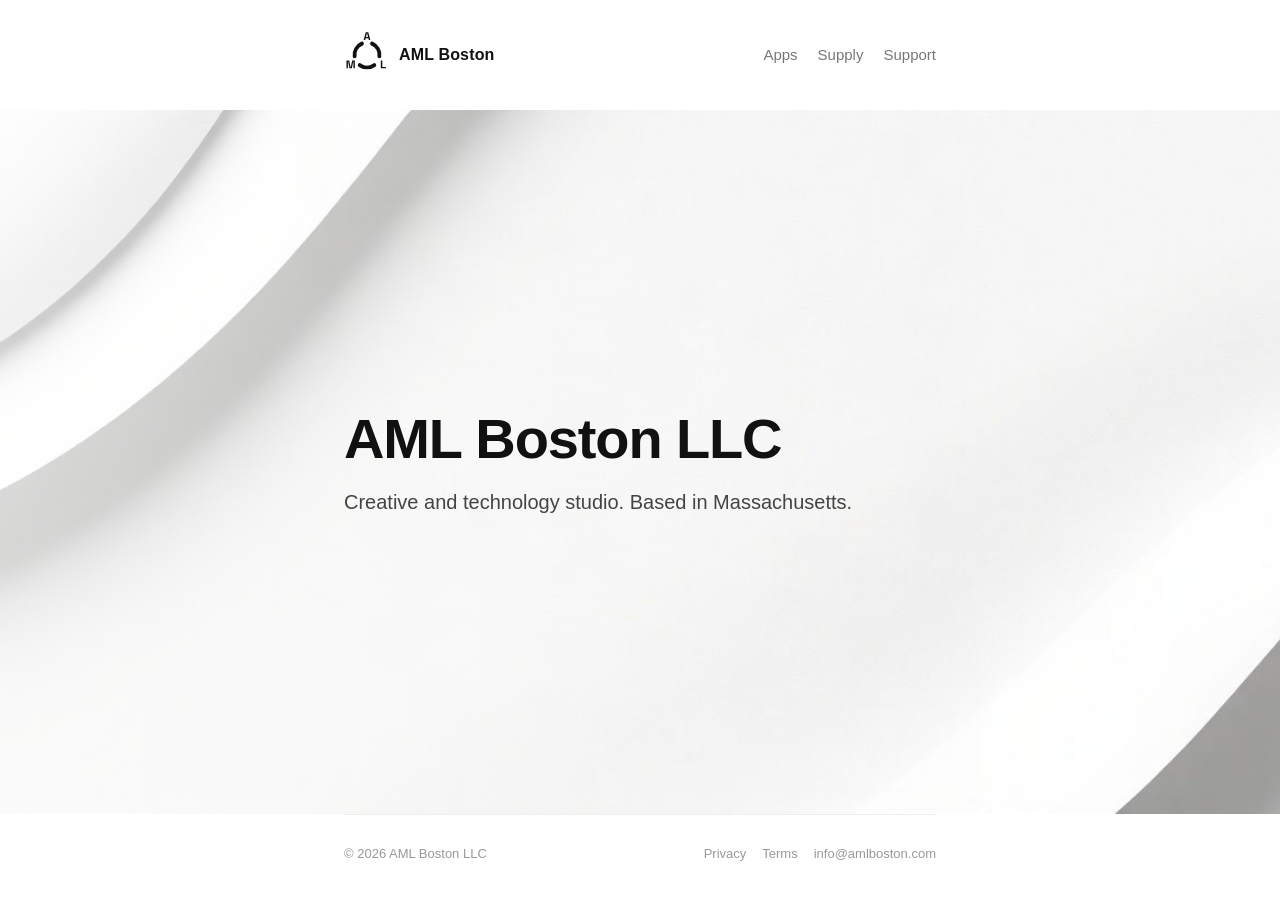
<file: index.html>
<!DOCTYPE html>
<html lang="en">
<head>
<meta charset="utf-8">
<meta name="viewport" content="width=device-width, initial-scale=1">
<title>AML Boston LLC</title>
<meta name="description" content="AML Boston LLC. Creative and technology studio based in Massachusetts.">
<link rel="icon" href="favicon.svg" type="image/svg+xml">
<link rel="stylesheet" href="style.css">
</head>
<body>
<div class="wrap">
<header>
<a class="name" href="./"><svg class="mark" role="img" aria-label="AML Boston" height="46" xmlns="http://www.w3.org/2000/svg" viewBox="0 0 100 100"><path d="M60.98 25.33 A27 27 0 0 1 76.85 52.82" fill="none" stroke="#111" stroke-width="8.5" stroke-linecap="round"/><path d="M65.87 71.84 A27 27 0 0 1 34.13 71.84" fill="none" stroke="#111" stroke-width="8.5" stroke-linecap="round"/><path d="M23.15 52.82 A27 27 0 0 1 39.02 25.33" fill="none" stroke="#111" stroke-width="8.5" stroke-linecap="round"/><path fill="#111" d="M42.73857142857143 17.5 47.207142857142856 0.5H52.792857142857144L57.261428571428574 17.5H53.95857142857143L53.03571428571429 13.76H46.964285714285715L46.041428571428575 17.5ZM47.71714285714286 10.797142857142857H52.28285714285715L50.21857142857143 2.515714285714285H49.78142857142857Z"/><path fill="#111" d="M80.01847012659057 79.0V62.0H83.22418441230485V76.08571428571429H90.99561298373342V79.0Z"/><path fill="#111" d="M5.385815587695154 79.0V62.0H11.335815587695153L14.274387016266582 76.81428571428572H14.71152987340944L17.650101301980868 62.0H23.60010130198087V79.0H20.49152987340944V64.35571428571428H20.05438701626658L17.14010130198087 79.0H11.845815587695153L8.931529873409438 64.35571428571428H8.494387016266582V79.0Z"/></svg><span>AML Boston</span></a>
<nav><a href="apps.html">Apps</a><a href="supply.html">Supply</a><a href="support.html">Support</a></nav>
</header>
<main class="home">
<section class="hero">
<div class="hero-in">
<h1>AML Boston LLC</h1>
<p>Creative and technology studio. Based in Massachusetts.</p>
</div>
</section>
</main>
<footer>
<span>&copy; 2026 AML Boston LLC</span>
<nav><a href="privacy.html">Privacy</a><a href="terms.html">Terms</a><a href="mailto:info@amlboston.com">info@amlboston.com</a></nav>
</footer>
</div>
</body>
</html>
</file>
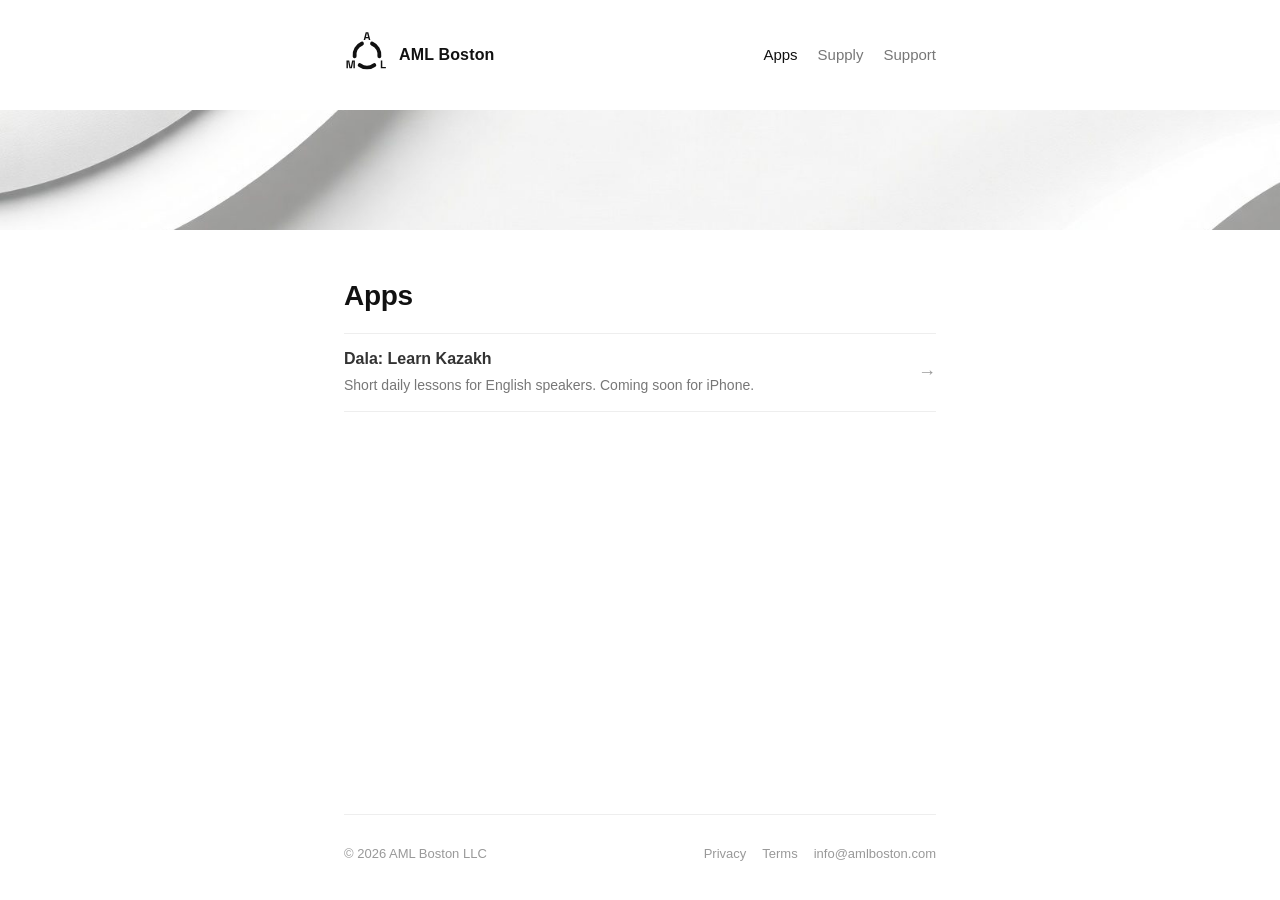
<file: apps.html>
<!DOCTYPE html>
<html lang="en">
<head>
<meta charset="utf-8">
<meta name="viewport" content="width=device-width, initial-scale=1">
<title>Apps | AML Boston</title>
<meta name="description" content="Apps by AML Boston LLC.">
<link rel="icon" href="favicon.svg" type="image/svg+xml">
<link rel="stylesheet" href="style.css">
</head>
<body>
<div class="wrap">
<header>
<a class="name" href="./"><svg class="mark" role="img" aria-label="AML Boston" height="46" xmlns="http://www.w3.org/2000/svg" viewBox="0 0 100 100"><path d="M60.98 25.33 A27 27 0 0 1 76.85 52.82" fill="none" stroke="#111" stroke-width="8.5" stroke-linecap="round"/><path d="M65.87 71.84 A27 27 0 0 1 34.13 71.84" fill="none" stroke="#111" stroke-width="8.5" stroke-linecap="round"/><path d="M23.15 52.82 A27 27 0 0 1 39.02 25.33" fill="none" stroke="#111" stroke-width="8.5" stroke-linecap="round"/><path fill="#111" d="M42.73857142857143 17.5 47.207142857142856 0.5H52.792857142857144L57.261428571428574 17.5H53.95857142857143L53.03571428571429 13.76H46.964285714285715L46.041428571428575 17.5ZM47.71714285714286 10.797142857142857H52.28285714285715L50.21857142857143 2.515714285714285H49.78142857142857Z"/><path fill="#111" d="M80.01847012659057 79.0V62.0H83.22418441230485V76.08571428571429H90.99561298373342V79.0Z"/><path fill="#111" d="M5.385815587695154 79.0V62.0H11.335815587695153L14.274387016266582 76.81428571428572H14.71152987340944L17.650101301980868 62.0H23.60010130198087V79.0H20.49152987340944V64.35571428571428H20.05438701626658L17.14010130198087 79.0H11.845815587695153L8.931529873409438 64.35571428571428H8.494387016266582V79.0Z"/></svg><span>AML Boston</span></a>
<nav><a href="apps.html" aria-current="page">Apps</a><a href="supply.html">Supply</a><a href="support.html">Support</a></nav>
</header>
<main>
<div class="strip" aria-hidden="true"></div>
<h1>Apps</h1>
<ul class="list">
<li><a class="row" href="dala.html"><span><strong>Dala: Learn Kazakh</strong><br><span class="muted small">Short daily lessons for English speakers. Coming soon for iPhone.</span></span><span class="arrow">&rarr;</span></a></li>
</ul>
</main>
<footer>
<span>&copy; 2026 AML Boston LLC</span>
<nav><a href="privacy.html">Privacy</a><a href="terms.html">Terms</a><a href="mailto:info@amlboston.com">info@amlboston.com</a></nav>
</footer>
</div>
</body>
</html>
</file>
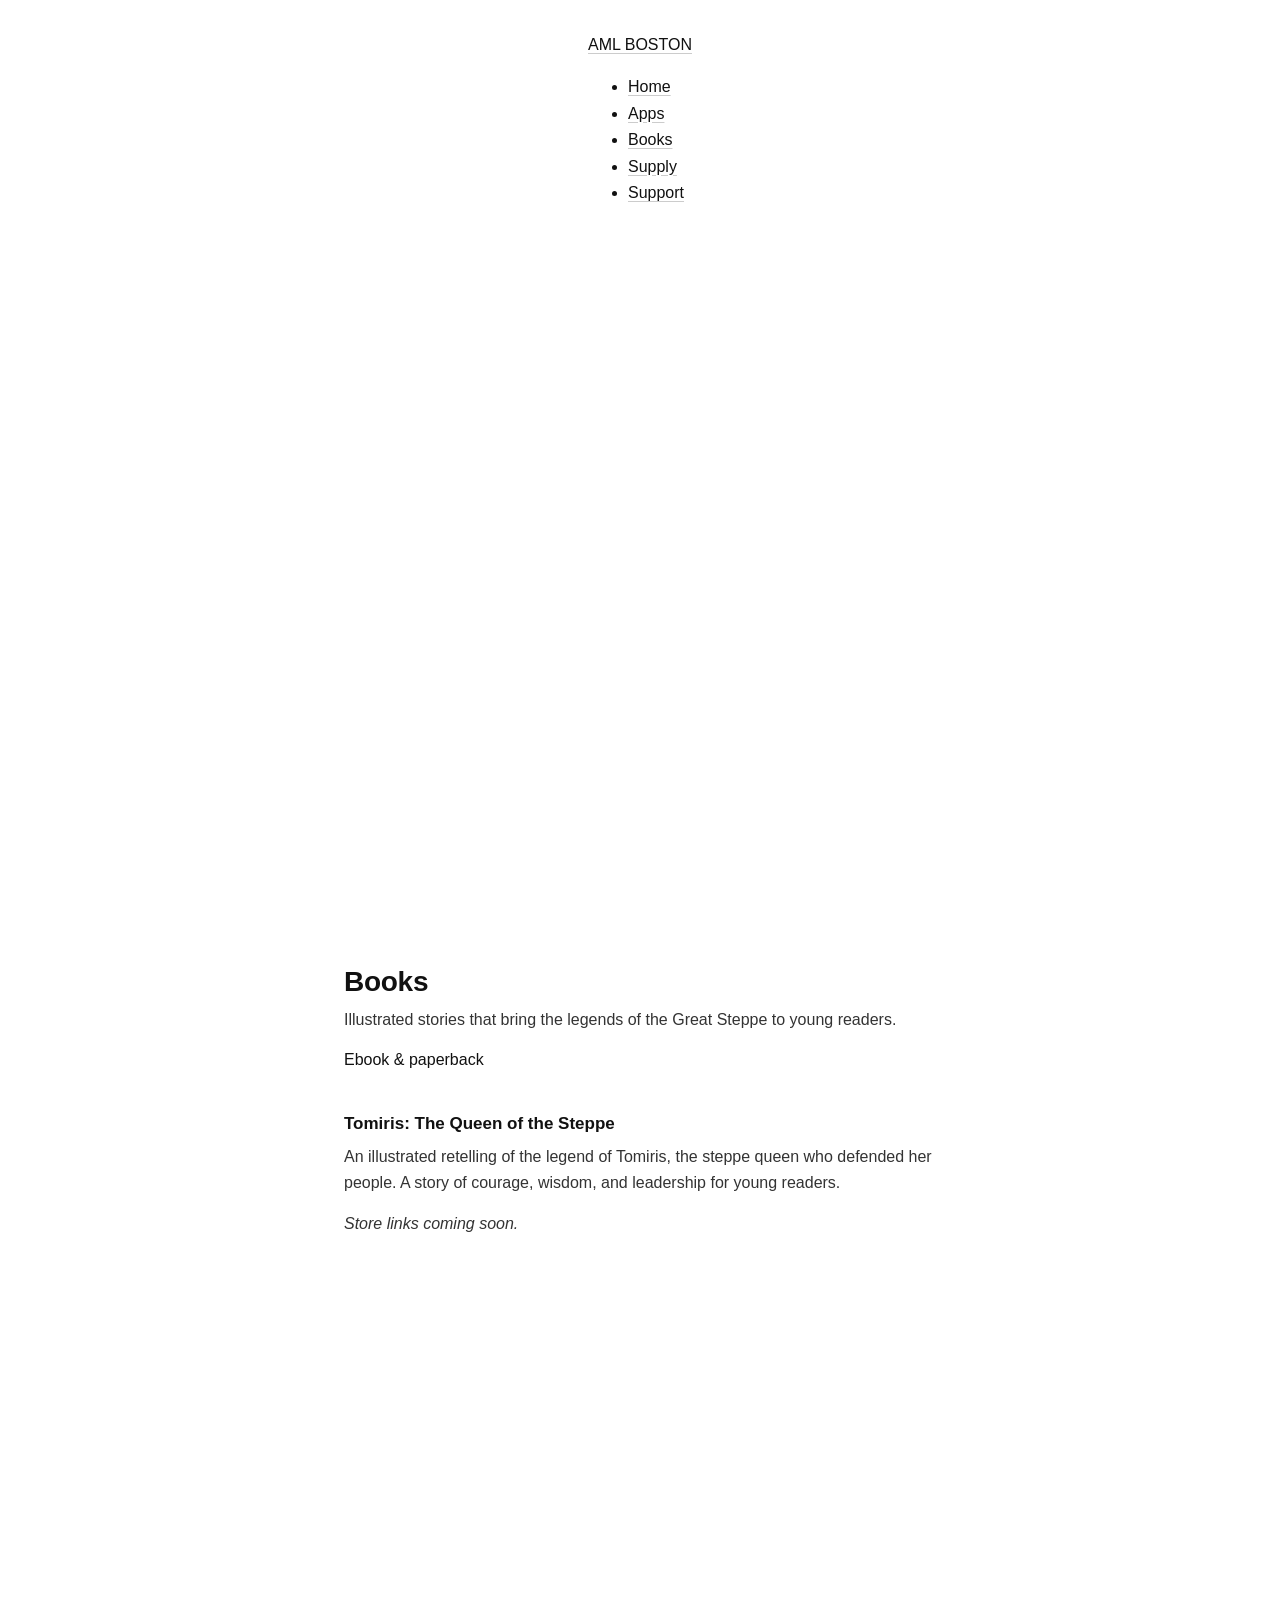
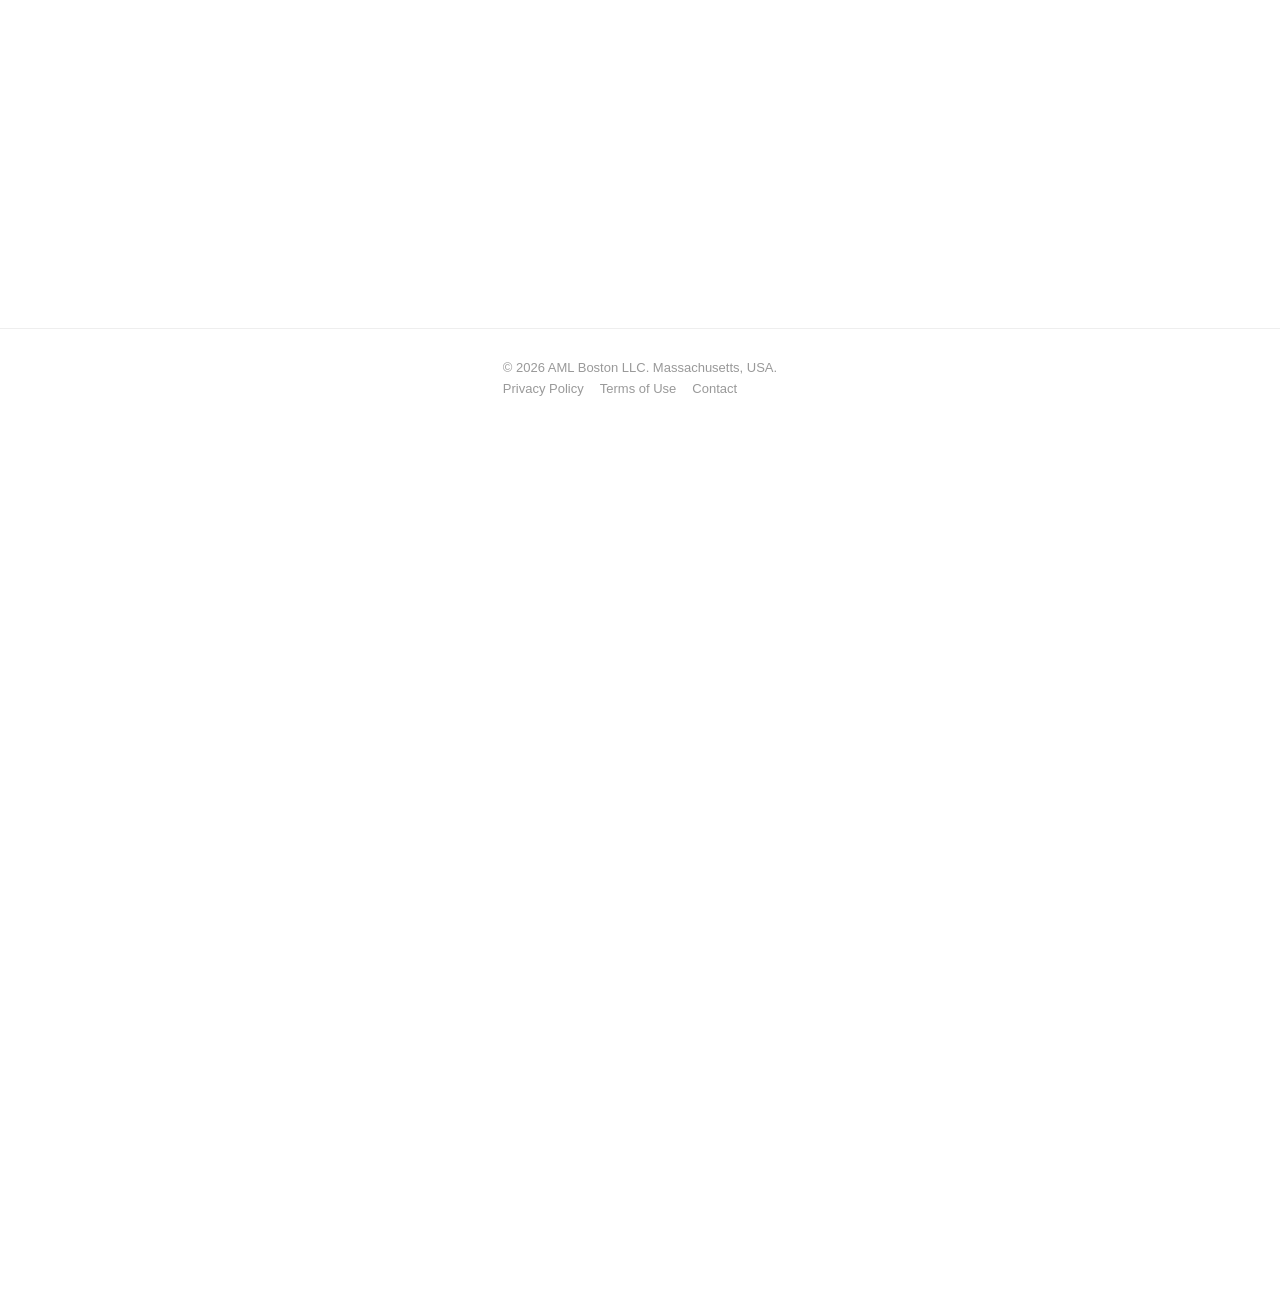
<file: books.html>
<!DOCTYPE html>
<html lang="en">
<head>
  <meta charset="utf-8">
  <meta name="viewport" content="width=device-width, initial-scale=1">
  <title>Books | AML Boston LLC</title>
  <meta name="description" content="Illustrated children's books by AML Boston LLC.">
  <link rel="stylesheet" href="style.css">
</head>
<body>
  <header>
    <div class="wrap nav">
      <a class="brand" href="index.html"><span class="mark" aria-hidden="true"></span>AML BOSTON</a>
      <ul>
        <li><a class="link" href="index.html">Home</a></li>
        <li><a class="link" href="apps.html">Apps</a></li>
        <li><a class="link active" href="books.html">Books</a></li>
        <li><a class="link" href="supply.html">Supply</a></li>
        <li><a class="link" href="support.html">Support</a></li>
      </ul>
    </div>
  </header>
  <main>
    <div class="wrap page">
      <h1>Books</h1>
      <p class="sub">Illustrated stories that bring the legends of the Great Steppe to young readers.</p>
      <div class="feature">
        <span class="badge">Ebook &amp; paperback</span>
        <h2>Tomiris: The Queen of the Steppe</h2>
        <p>An illustrated retelling of the legend of Tomiris, the steppe queen who defended her people. A story of courage, wisdom, and leadership for young readers.</p>
        <p><em>Store links coming soon.</em></p>
      </div>
    </div>
  </main>
  <footer>
    <div class="wrap foot">
      <span>&copy; 2026 AML Boston LLC. Massachusetts, USA.</span>
      <nav>
        <a href="privacy.html">Privacy Policy</a>
        <a href="terms.html">Terms of Use</a>
        <a href="support.html">Contact</a>
      </nav>
    </div>
  </footer>
</body>
</html>
</file>
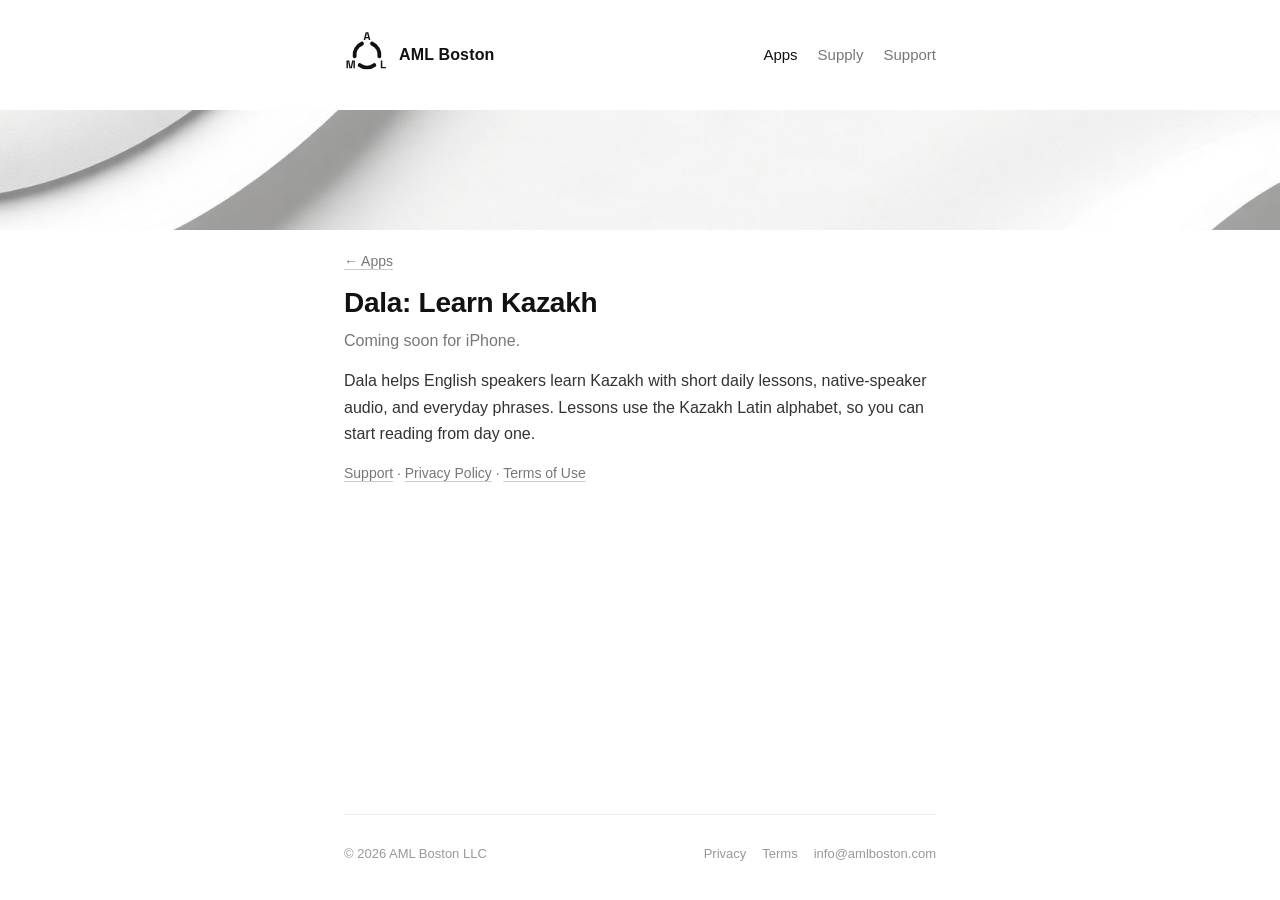
<file: dala.html>
<!DOCTYPE html>
<html lang="en">
<head>
<meta charset="utf-8">
<meta name="viewport" content="width=device-width, initial-scale=1">
<title>Dala: Learn Kazakh | AML Boston</title>
<meta name="description" content="Dala is an iPhone app for learning Kazakh.">
<link rel="icon" href="favicon.svg" type="image/svg+xml">
<link rel="stylesheet" href="style.css">
</head>
<body>
<div class="wrap">
<header>
<a class="name" href="./"><svg class="mark" role="img" aria-label="AML Boston" height="46" xmlns="http://www.w3.org/2000/svg" viewBox="0 0 100 100"><path d="M60.98 25.33 A27 27 0 0 1 76.85 52.82" fill="none" stroke="#111" stroke-width="8.5" stroke-linecap="round"/><path d="M65.87 71.84 A27 27 0 0 1 34.13 71.84" fill="none" stroke="#111" stroke-width="8.5" stroke-linecap="round"/><path d="M23.15 52.82 A27 27 0 0 1 39.02 25.33" fill="none" stroke="#111" stroke-width="8.5" stroke-linecap="round"/><path fill="#111" d="M42.73857142857143 17.5 47.207142857142856 0.5H52.792857142857144L57.261428571428574 17.5H53.95857142857143L53.03571428571429 13.76H46.964285714285715L46.041428571428575 17.5ZM47.71714285714286 10.797142857142857H52.28285714285715L50.21857142857143 2.515714285714285H49.78142857142857Z"/><path fill="#111" d="M80.01847012659057 79.0V62.0H83.22418441230485V76.08571428571429H90.99561298373342V79.0Z"/><path fill="#111" d="M5.385815587695154 79.0V62.0H11.335815587695153L14.274387016266582 76.81428571428572H14.71152987340944L17.650101301980868 62.0H23.60010130198087V79.0H20.49152987340944V64.35571428571428H20.05438701626658L17.14010130198087 79.0H11.845815587695153L8.931529873409438 64.35571428571428H8.494387016266582V79.0Z"/></svg><span>AML Boston</span></a>
<nav><a href="apps.html" aria-current="page">Apps</a><a href="supply.html">Supply</a><a href="support.html">Support</a></nav>
</header>
<main>
<div class="strip" aria-hidden="true"></div>
<p class="small muted back"><a href="apps.html">&larr; Apps</a></p>
<h1>Dala: Learn Kazakh</h1>
<p class="muted">Coming soon for iPhone.</p>
<p>Dala helps English speakers learn Kazakh with short daily lessons, native-speaker audio, and everyday phrases. Lessons use the Kazakh Latin alphabet, so you can start reading from day one.</p>
<p class="small muted"><a href="support.html">Support</a> &middot; <a href="privacy.html">Privacy Policy</a> &middot; <a href="terms.html">Terms of Use</a></p>
</main>
<footer>
<span>&copy; 2026 AML Boston LLC</span>
<nav><a href="privacy.html">Privacy</a><a href="terms.html">Terms</a><a href="mailto:info@amlboston.com">info@amlboston.com</a></nav>
</footer>
</div>
</body>
</html>
</file>
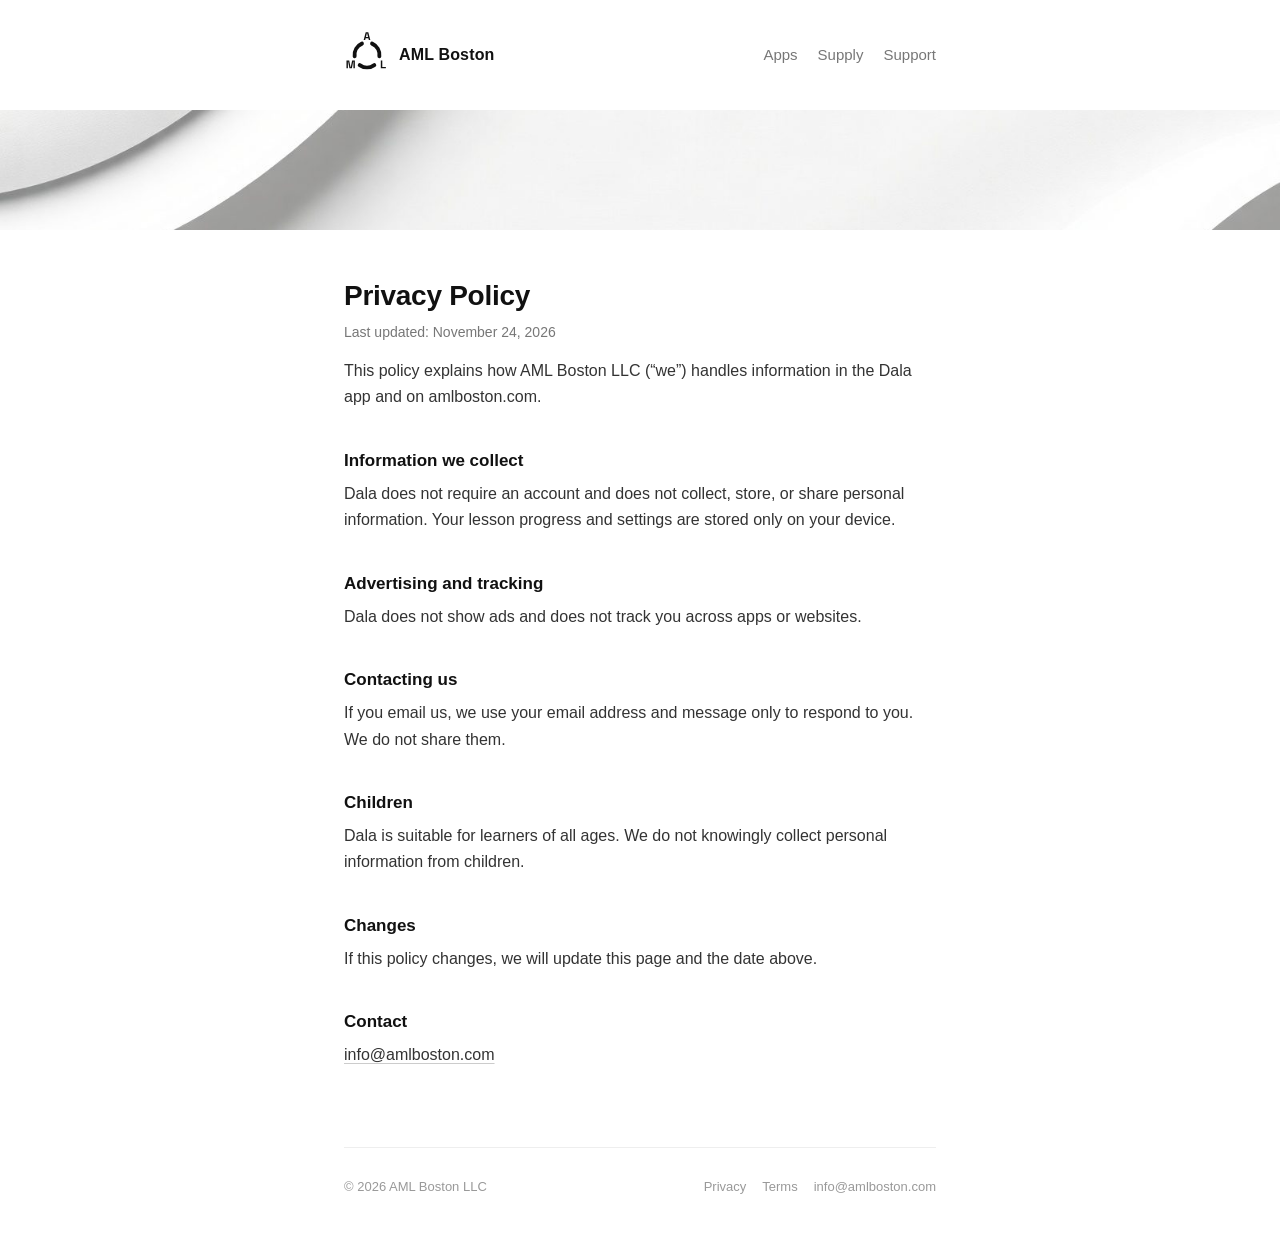
<file: privacy.html>
<!DOCTYPE html>
<html lang="en">
<head>
<meta charset="utf-8">
<meta name="viewport" content="width=device-width, initial-scale=1">
<title>Privacy Policy | AML Boston</title>
<meta name="description" content="Privacy Policy for the Dala app and amlboston.com.">
<link rel="icon" href="favicon.svg" type="image/svg+xml">
<link rel="stylesheet" href="style.css">
</head>
<body>
<div class="wrap">
<header>
<a class="name" href="./"><svg class="mark" role="img" aria-label="AML Boston" height="46" xmlns="http://www.w3.org/2000/svg" viewBox="0 0 100 100"><path d="M60.98 25.33 A27 27 0 0 1 76.85 52.82" fill="none" stroke="#111" stroke-width="8.5" stroke-linecap="round"/><path d="M65.87 71.84 A27 27 0 0 1 34.13 71.84" fill="none" stroke="#111" stroke-width="8.5" stroke-linecap="round"/><path d="M23.15 52.82 A27 27 0 0 1 39.02 25.33" fill="none" stroke="#111" stroke-width="8.5" stroke-linecap="round"/><path fill="#111" d="M42.73857142857143 17.5 47.207142857142856 0.5H52.792857142857144L57.261428571428574 17.5H53.95857142857143L53.03571428571429 13.76H46.964285714285715L46.041428571428575 17.5ZM47.71714285714286 10.797142857142857H52.28285714285715L50.21857142857143 2.515714285714285H49.78142857142857Z"/><path fill="#111" d="M80.01847012659057 79.0V62.0H83.22418441230485V76.08571428571429H90.99561298373342V79.0Z"/><path fill="#111" d="M5.385815587695154 79.0V62.0H11.335815587695153L14.274387016266582 76.81428571428572H14.71152987340944L17.650101301980868 62.0H23.60010130198087V79.0H20.49152987340944V64.35571428571428H20.05438701626658L17.14010130198087 79.0H11.845815587695153L8.931529873409438 64.35571428571428H8.494387016266582V79.0Z"/></svg><span>AML Boston</span></a>
<nav><a href="apps.html">Apps</a><a href="supply.html">Supply</a><a href="support.html">Support</a></nav>
</header>
<main>
<div class="strip" aria-hidden="true"></div>
<h1>Privacy Policy</h1>
<p class="muted small">Last updated: November 24, 2026</p>
<p>This policy explains how AML Boston LLC (&ldquo;we&rdquo;) handles information in the Dala app and on amlboston.com.</p>
<h2>Information we collect</h2>
<p>Dala does not require an account and does not collect, store, or share personal information. Your lesson progress and settings are stored only on your device.</p>
<h2>Advertising and tracking</h2>
<p>Dala does not show ads and does not track you across apps or websites.</p>
<h2>Contacting us</h2>
<p>If you email us, we use your email address and message only to respond to you. We do not share them.</p>
<h2>Children</h2>
<p>Dala is suitable for learners of all ages. We do not knowingly collect personal information from children.</p>
<h2>Changes</h2>
<p>If this policy changes, we will update this page and the date above.</p>
<h2>Contact</h2>
<p><a href="mailto:info@amlboston.com">info@amlboston.com</a></p>
</main>
<footer>
<span>&copy; 2026 AML Boston LLC</span>
<nav><a href="privacy.html">Privacy</a><a href="terms.html">Terms</a><a href="mailto:info@amlboston.com">info@amlboston.com</a></nav>
</footer>
</div>
</body>
</html>
</file>
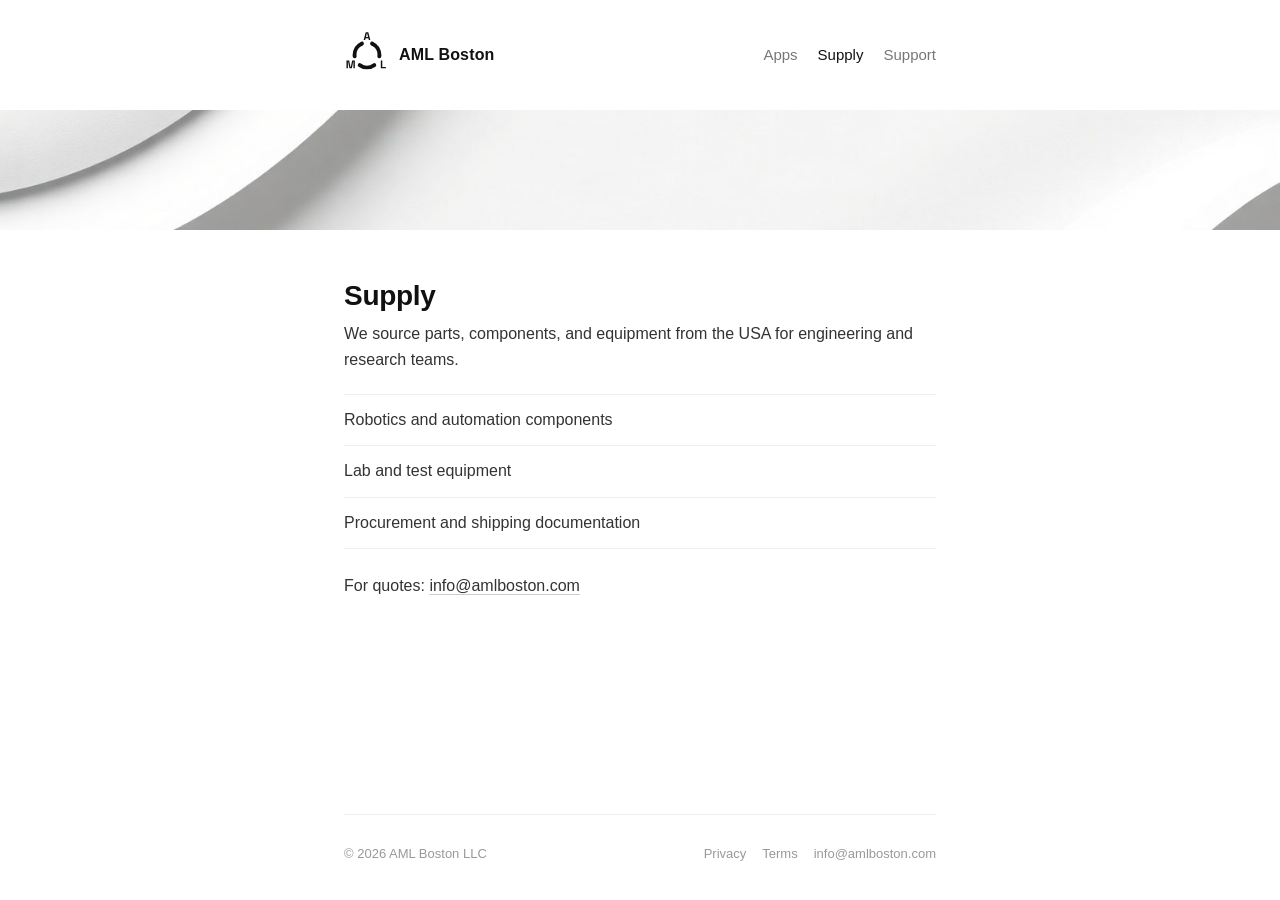
<file: supply.html>
<!DOCTYPE html>
<html lang="en">
<head>
<meta charset="utf-8">
<meta name="viewport" content="width=device-width, initial-scale=1">
<title>Supply | AML Boston</title>
<meta name="description" content="Parts and equipment sourced from the USA.">
<link rel="icon" href="favicon.svg" type="image/svg+xml">
<link rel="stylesheet" href="style.css">
</head>
<body>
<div class="wrap">
<header>
<a class="name" href="./"><svg class="mark" role="img" aria-label="AML Boston" height="46" xmlns="http://www.w3.org/2000/svg" viewBox="0 0 100 100"><path d="M60.98 25.33 A27 27 0 0 1 76.85 52.82" fill="none" stroke="#111" stroke-width="8.5" stroke-linecap="round"/><path d="M65.87 71.84 A27 27 0 0 1 34.13 71.84" fill="none" stroke="#111" stroke-width="8.5" stroke-linecap="round"/><path d="M23.15 52.82 A27 27 0 0 1 39.02 25.33" fill="none" stroke="#111" stroke-width="8.5" stroke-linecap="round"/><path fill="#111" d="M42.73857142857143 17.5 47.207142857142856 0.5H52.792857142857144L57.261428571428574 17.5H53.95857142857143L53.03571428571429 13.76H46.964285714285715L46.041428571428575 17.5ZM47.71714285714286 10.797142857142857H52.28285714285715L50.21857142857143 2.515714285714285H49.78142857142857Z"/><path fill="#111" d="M80.01847012659057 79.0V62.0H83.22418441230485V76.08571428571429H90.99561298373342V79.0Z"/><path fill="#111" d="M5.385815587695154 79.0V62.0H11.335815587695153L14.274387016266582 76.81428571428572H14.71152987340944L17.650101301980868 62.0H23.60010130198087V79.0H20.49152987340944V64.35571428571428H20.05438701626658L17.14010130198087 79.0H11.845815587695153L8.931529873409438 64.35571428571428H8.494387016266582V79.0Z"/></svg><span>AML Boston</span></a>
<nav><a href="apps.html">Apps</a><a href="supply.html" aria-current="page">Supply</a><a href="support.html">Support</a></nav>
</header>
<main>
<div class="strip" aria-hidden="true"></div>
<h1>Supply</h1>
<p>We source parts, components, and equipment from the USA for engineering and research teams.</p>
<ul class="list">
<li>Robotics and automation components</li>
<li>Lab and test equipment</li>
<li>Procurement and shipping documentation</li>
</ul>
<p>For quotes: <a href="mailto:info@amlboston.com">info@amlboston.com</a></p>
</main>
<footer>
<span>&copy; 2026 AML Boston LLC</span>
<nav><a href="privacy.html">Privacy</a><a href="terms.html">Terms</a><a href="mailto:info@amlboston.com">info@amlboston.com</a></nav>
</footer>
</div>
</body>
</html>
</file>
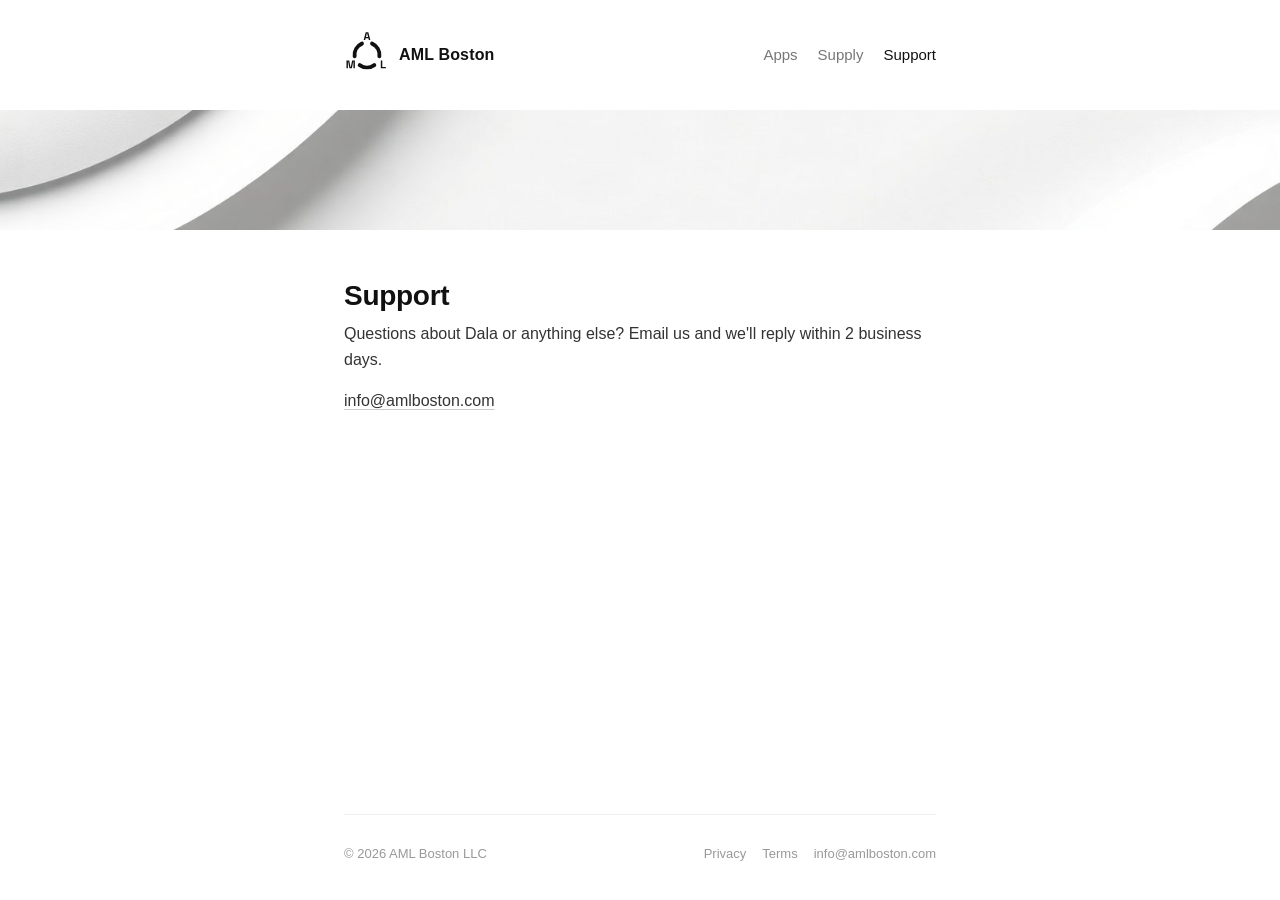
<file: support.html>
<!DOCTYPE html>
<html lang="en">
<head>
<meta charset="utf-8">
<meta name="viewport" content="width=device-width, initial-scale=1">
<title>Support | AML Boston</title>
<meta name="description" content="Support for AML Boston LLC and the Dala app.">
<link rel="icon" href="favicon.svg" type="image/svg+xml">
<link rel="stylesheet" href="style.css">
</head>
<body>
<div class="wrap">
<header>
<a class="name" href="./"><svg class="mark" role="img" aria-label="AML Boston" height="46" xmlns="http://www.w3.org/2000/svg" viewBox="0 0 100 100"><path d="M60.98 25.33 A27 27 0 0 1 76.85 52.82" fill="none" stroke="#111" stroke-width="8.5" stroke-linecap="round"/><path d="M65.87 71.84 A27 27 0 0 1 34.13 71.84" fill="none" stroke="#111" stroke-width="8.5" stroke-linecap="round"/><path d="M23.15 52.82 A27 27 0 0 1 39.02 25.33" fill="none" stroke="#111" stroke-width="8.5" stroke-linecap="round"/><path fill="#111" d="M42.73857142857143 17.5 47.207142857142856 0.5H52.792857142857144L57.261428571428574 17.5H53.95857142857143L53.03571428571429 13.76H46.964285714285715L46.041428571428575 17.5ZM47.71714285714286 10.797142857142857H52.28285714285715L50.21857142857143 2.515714285714285H49.78142857142857Z"/><path fill="#111" d="M80.01847012659057 79.0V62.0H83.22418441230485V76.08571428571429H90.99561298373342V79.0Z"/><path fill="#111" d="M5.385815587695154 79.0V62.0H11.335815587695153L14.274387016266582 76.81428571428572H14.71152987340944L17.650101301980868 62.0H23.60010130198087V79.0H20.49152987340944V64.35571428571428H20.05438701626658L17.14010130198087 79.0H11.845815587695153L8.931529873409438 64.35571428571428H8.494387016266582V79.0Z"/></svg><span>AML Boston</span></a>
<nav><a href="apps.html">Apps</a><a href="supply.html">Supply</a><a href="support.html" aria-current="page">Support</a></nav>
</header>
<main>
<div class="strip" aria-hidden="true"></div>
<h1>Support</h1>
<p>Questions about Dala or anything else? Email us and we'll reply within 2 business days.</p>
<p><a href="mailto:info@amlboston.com">info@amlboston.com</a></p>
</main>
<footer>
<span>&copy; 2026 AML Boston LLC</span>
<nav><a href="privacy.html">Privacy</a><a href="terms.html">Terms</a><a href="mailto:info@amlboston.com">info@amlboston.com</a></nav>
</footer>
</div>
</body>
</html>
</file>
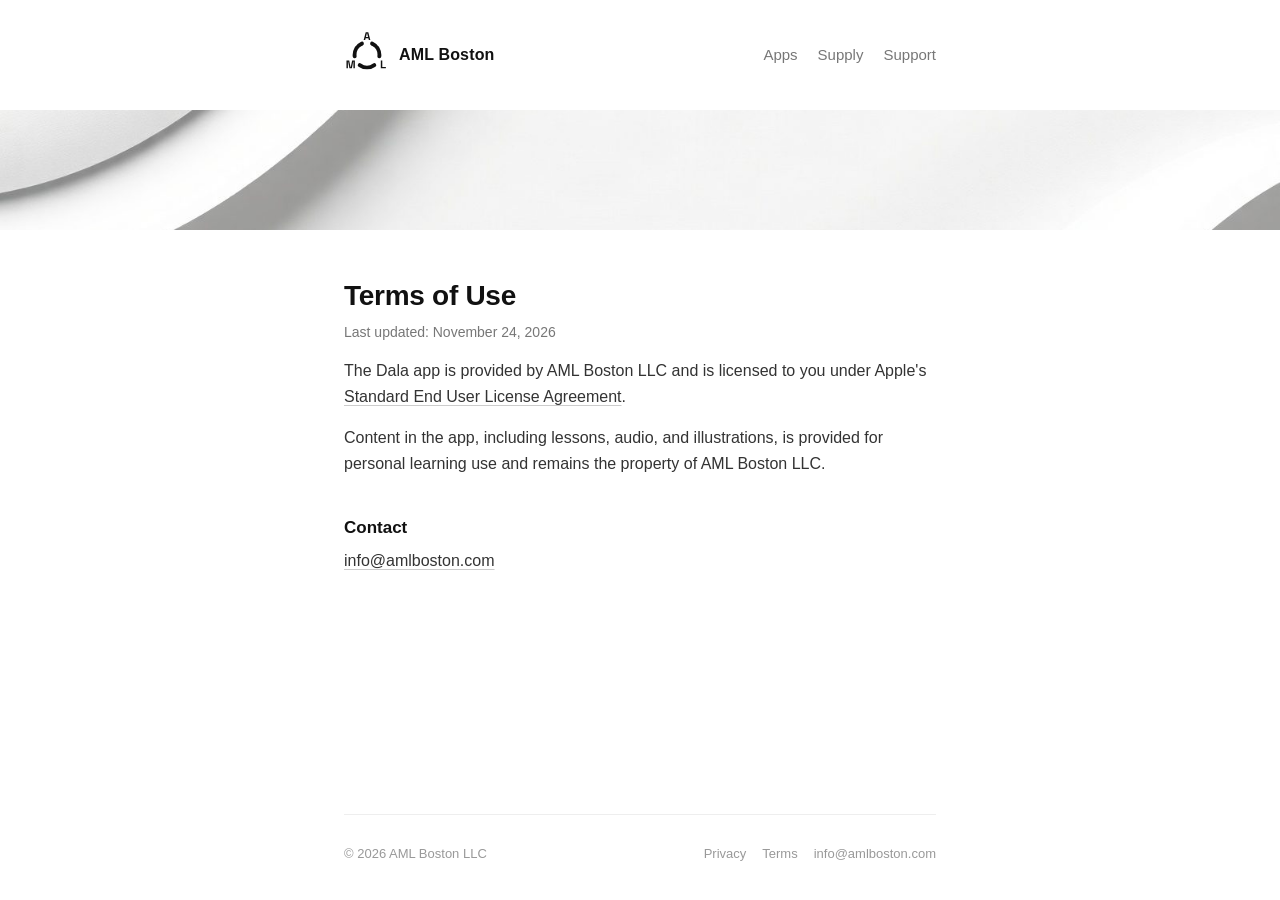
<file: terms.html>
<!DOCTYPE html>
<html lang="en">
<head>
<meta charset="utf-8">
<meta name="viewport" content="width=device-width, initial-scale=1">
<title>Terms of Use | AML Boston</title>
<meta name="description" content="Terms of Use for the Dala app.">
<link rel="icon" href="favicon.svg" type="image/svg+xml">
<link rel="stylesheet" href="style.css">
</head>
<body>
<div class="wrap">
<header>
<a class="name" href="./"><svg class="mark" role="img" aria-label="AML Boston" height="46" xmlns="http://www.w3.org/2000/svg" viewBox="0 0 100 100"><path d="M60.98 25.33 A27 27 0 0 1 76.85 52.82" fill="none" stroke="#111" stroke-width="8.5" stroke-linecap="round"/><path d="M65.87 71.84 A27 27 0 0 1 34.13 71.84" fill="none" stroke="#111" stroke-width="8.5" stroke-linecap="round"/><path d="M23.15 52.82 A27 27 0 0 1 39.02 25.33" fill="none" stroke="#111" stroke-width="8.5" stroke-linecap="round"/><path fill="#111" d="M42.73857142857143 17.5 47.207142857142856 0.5H52.792857142857144L57.261428571428574 17.5H53.95857142857143L53.03571428571429 13.76H46.964285714285715L46.041428571428575 17.5ZM47.71714285714286 10.797142857142857H52.28285714285715L50.21857142857143 2.515714285714285H49.78142857142857Z"/><path fill="#111" d="M80.01847012659057 79.0V62.0H83.22418441230485V76.08571428571429H90.99561298373342V79.0Z"/><path fill="#111" d="M5.385815587695154 79.0V62.0H11.335815587695153L14.274387016266582 76.81428571428572H14.71152987340944L17.650101301980868 62.0H23.60010130198087V79.0H20.49152987340944V64.35571428571428H20.05438701626658L17.14010130198087 79.0H11.845815587695153L8.931529873409438 64.35571428571428H8.494387016266582V79.0Z"/></svg><span>AML Boston</span></a>
<nav><a href="apps.html">Apps</a><a href="supply.html">Supply</a><a href="support.html">Support</a></nav>
</header>
<main>
<div class="strip" aria-hidden="true"></div>
<h1>Terms of Use</h1>
<p class="muted small">Last updated: November 24, 2026</p>
<p>The Dala app is provided by AML Boston LLC and is licensed to you under Apple's <a href="https://www.apple.com/legal/internet-services/itunes/dev/stdeula/">Standard End User License Agreement</a>.</p>
<p>Content in the app, including lessons, audio, and illustrations, is provided for personal learning use and remains the property of AML Boston LLC.</p>
<h2>Contact</h2>
<p><a href="mailto:info@amlboston.com">info@amlboston.com</a></p>
</main>
<footer>
<span>&copy; 2026 AML Boston LLC</span>
<nav><a href="privacy.html">Privacy</a><a href="terms.html">Terms</a><a href="mailto:info@amlboston.com">info@amlboston.com</a></nav>
</footer>
</div>
</body>
</html>
</file>
<file: style.css>
*{box-sizing:border-box}
html{-webkit-text-size-adjust:100%}
body{margin:0;background:#fff;color:#111;font:16px/1.65 -apple-system,BlinkMacSystemFont,"Helvetica Neue",Helvetica,Arial,sans-serif;-webkit-font-smoothing:antialiased}
a{color:inherit;text-decoration:underline;text-decoration-color:#ccc;text-underline-offset:3px}
a:hover{text-decoration-color:#111}
.wrap{max-width:640px;margin:0 auto;padding:0 24px;min-height:100vh;display:flex;flex-direction:column}
header{display:flex;justify-content:space-between;align-items:center;padding:32px 0;gap:16px;flex-wrap:wrap}
header .name{font-weight:600;text-decoration:none;letter-spacing:.01em;display:flex;align-items:center;gap:9px}
.mark{display:block;width:auto}
nav{display:flex;gap:20px;font-size:15px}
nav a{text-decoration:none;color:#777}
nav a:hover,nav a[aria-current]{color:#111}
main{flex:1;padding:0 0 64px}
.strip{width:100vw;margin-left:calc(50% - 50vw);height:120px;margin-bottom:48px;background:#f2f2f2 url(img/banner.jpg) center 40%/cover no-repeat}
h1{font-size:28px;font-weight:600;line-height:1.25;margin:0 0 8px;letter-spacing:-.01em}
h2{font-size:17px;font-weight:600;margin:36px 0 6px}
p{margin:0 0 14px;color:#333}
.muted{color:#777}
.small{font-size:14px}
body{overflow-x:hidden}
.list{list-style:none;padding:0;margin:20px 0 24px;border-top:1px solid #eee}
.row{display:flex;justify-content:space-between;align-items:center;gap:16px;text-decoration:none}
.row:hover strong{text-decoration:underline;text-underline-offset:3px}
.back{margin:-28px 0 12px}
.arrow{color:#999;font-size:18px}
.list li{padding:12px 0;border-bottom:1px solid #eee;color:#333}
.home{padding:0;display:flex;flex-direction:column}
.hero{position:relative;flex:1;width:100vw;margin-left:calc(50% - 50vw);min-height:68vh;display:flex;align-items:center;background:#f2f2f2 url(img/banner.jpg) center/cover no-repeat}
.hero::before{content:"";position:absolute;inset:0;background:linear-gradient(90deg,rgba(255,255,255,.6) 0%,rgba(255,255,255,.3) 45%,rgba(255,255,255,0) 75%)}
.hero-in{position:relative;width:100%;max-width:640px;margin:0 auto;padding:0 24px}
.hero h1{font-size:clamp(36px,6vw,56px);margin:0 0 12px;letter-spacing:-.02em}
.hero p{font-size:clamp(17px,2vw,20px);color:#444;margin:0}
footer{display:flex;justify-content:space-between;flex-wrap:wrap;gap:12px;padding:28px 0 36px;border-top:1px solid #eee;font-size:13px;color:#999}
footer nav{gap:16px;font-size:13px}
footer nav a{color:#999}
</file>
